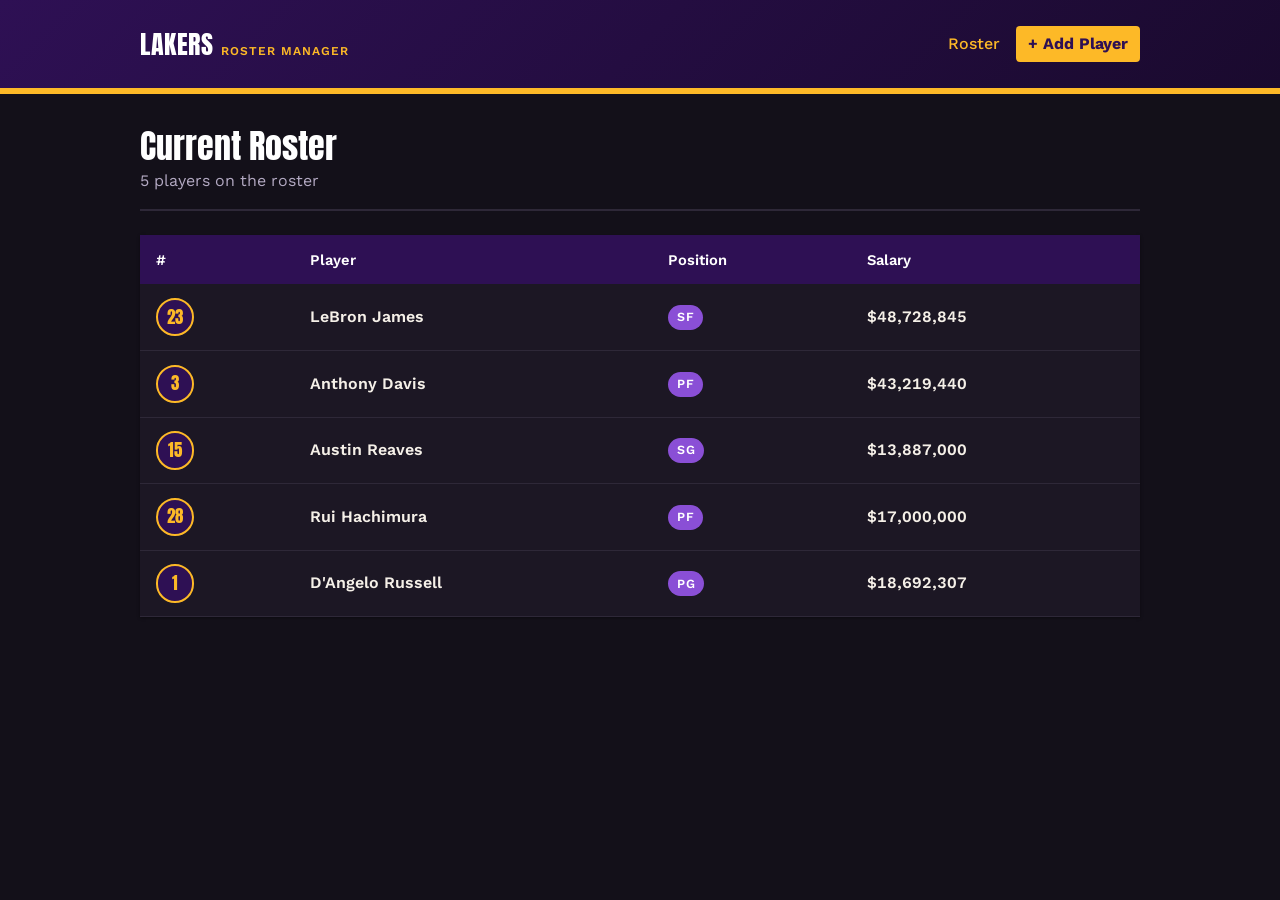
<file: index.html>
<!doctype html>
<html lang="en" data-bs-theme="dark">
  <head>
    <meta charset="UTF-8" />
    <meta name="viewport" content="width=device-width, initial-scale=1.0" />
    <title>Lakers Roster Manager</title>
    <link
      href="https://cdn.jsdelivr.net/npm/bootstrap@5.3.3/dist/css/bootstrap.min.css"
      rel="stylesheet"
    />
    <link
      href="https://fonts.googleapis.com/css2?family=Anton&family=Work+Sans:wght@400;500;600;700&display=swap"
      rel="stylesheet"
    />
    <link rel="stylesheet" href="my.css" />
  </head>
  <body>
    <header class="court-header">
      <nav class="navbar">
        <div
          class="container page-shell d-flex align-items-center justify-content-between flex-wrap"
          style="padding-top: 0.75rem; padding-bottom: 0.75rem; row-gap: 0.5rem"
        >
          <a class="navbar-brand" href="index.html"
            >LAKERS <span class="brand-sub">ROSTER MANAGER</span></a
          >
          <ul
            class="navbar-nav d-flex flex-row align-items-center gap-2 gap-md-3 mb-0"
          >
            <li class="nav-item">
              <a class="nav-link active" href="index.html">Roster</a>
            </li>
            <li class="nav-item">
              <a class="btn btn-add" href="add.html">+ Add Player</a>
            </li>
          </ul>
        </div>
      </nav>
    </header>

    <main class="page-shell">
      <div class="page-heading">
        <div>
          <h1>Current Roster</h1>
          <p id="rosterCount">Loading players…</p>
        </div>
      </div>

      <!-- Desktop table -->
      <table class="roster-table" id="rosterTable">
        <thead>
          <tr>
            <th>#</th>
            <th>Player</th>
            <th>Position</th>
            <th>Salary</th>
          </tr>
        </thead>
        <tbody id="rosterTableBody"></tbody>
      </table>

      <!-- Mobile cards -->
      <div class="roster-cards" id="rosterCards"></div>

      <div class="empty-state d-none" id="emptyState">
        <p class="mb-2">No players on the roster yet.</p>
        <a href="add.html" class="btn-court-primary btn"
          >Add your first player</a
        >
      </div>
    </main>

    <script src="https://cdn.jsdelivr.net/npm/bootstrap@5.3.3/dist/js/bootstrap.bundle.min.js"></script>
    <script>
      const STORAGE_KEY = "lakersRoster";

      const SEED_PLAYERS = [
        {
          id: 1,
          name: "LeBron James",
          number: 23,
          position: "SF",
          height: "6'9\"",
          age: 40,
          salary: 48728845,
          college: "St. Vincent-St. Mary HS",
        },
        {
          id: 2,
          name: "Anthony Davis",
          number: 3,
          position: "PF",
          height: "6'10\"",
          age: 32,
          salary: 43219440,
          college: "Kentucky",
        },
        {
          id: 3,
          name: "Austin Reaves",
          number: 15,
          position: "SG",
          height: "6'5\"",
          age: 27,
          salary: 13887000,
          college: "Oklahoma",
        },
        {
          id: 4,
          name: "Rui Hachimura",
          number: 28,
          position: "PF",
          height: "6'8\"",
          age: 27,
          salary: 17000000,
          college: "Gonzaga",
        },
        {
          id: 5,
          name: "D'Angelo Russell",
          number: 1,
          position: "PG",
          height: "6'4\"",
          age: 29,
          salary: 18692307,
          college: "Ohio State",
        },
      ];

      function loadPlayers() {
        const raw = localStorage.getItem(STORAGE_KEY);
        if (!raw) {
          localStorage.setItem(STORAGE_KEY, JSON.stringify(SEED_PLAYERS));
          return [...SEED_PLAYERS];
        }
        try {
          return JSON.parse(raw);
        } catch (e) {
          localStorage.setItem(STORAGE_KEY, JSON.stringify(SEED_PLAYERS));
          return [...SEED_PLAYERS];
        }
      }

      function savePlayers(players) {
        localStorage.setItem(STORAGE_KEY, JSON.stringify(players));
      }

      function getPlayerById(id) {
        const players = loadPlayers();
        return players.find((p) => String(p.id) === String(id));
      }

      function addPlayer(player) {
        const players = loadPlayers();
        const nextId =
          players.length > 0 ? Math.max(...players.map((p) => p.id)) + 1 : 1;
        player.id = nextId;
        players.push(player);
        savePlayers(players);
        return player;
      }

      function updatePlayer(id, updated) {
        const players = loadPlayers();
        const index = players.findIndex((p) => String(p.id) === String(id));
        if (index === -1) return null;
        players[index] = {
          ...players[index],
          ...updated,
          id: players[index].id,
        };
        savePlayers(players);
        return players[index];
      }

      function deletePlayer(id) {
        const players = loadPlayers();
        const filtered = players.filter((p) => String(p.id) !== String(id));
        savePlayers(filtered);
      }

      function formatSalary(amount) {
        return "$" + Number(amount).toLocaleString("en-US");
      }

      function getQueryParam(name) {
        const params = new URLSearchParams(window.location.search);
        return params.get(name);
      }
    </script>
    <script>
      function renderRoster() {
        const players = loadPlayers();
        const tbody = document.getElementById("rosterTableBody");
        const cardsWrap = document.getElementById("rosterCards");
        const countLabel = document.getElementById("rosterCount");
        const emptyState = document.getElementById("emptyState");
        const table = document.getElementById("rosterTable");

        tbody.innerHTML = "";
        cardsWrap.innerHTML = "";

        if (players.length === 0) {
          emptyState.classList.remove("d-none");
          table.classList.add("d-none");
          countLabel.textContent = "0 players on the roster";
          return;
        }

        emptyState.classList.add("d-none");
        countLabel.textContent = `${players.length} player${players.length === 1 ? "" : "s"} on the roster`;

        players.forEach((p) => {
          // Desktop row
          const tr = document.createElement("tr");
          tr.innerHTML = `
        <td><span class="jersey-badge">${p.number}</span></td>
        <td><span class="player-name">${p.name}</span></td>
        <td><span class="pos-tag">${p.position}</span></td>
        <td class="salary-cell">${formatSalary(p.salary)}</td>
      `;
          tr.addEventListener("click", () => {
            window.location.href = `view.html?id=${p.id}`;
          });
          tbody.appendChild(tr);

          // Mobile card
          const card = document.createElement("div");
          card.className = "roster-card";
          card.innerHTML = `
        <span class="jersey-badge">${p.number}</span>
        <div class="info">
          <span class="player-name">${p.name}</span>
          <div class="meta">${p.position} &middot; ${formatSalary(p.salary)}</div>
        </div>
      `;
          card.addEventListener("click", () => {
            window.location.href = `view.html?id=${p.id}`;
          });
          cardsWrap.appendChild(card);
        });
      }

      renderRoster();
    </script>
  </body>
</html>
</file>
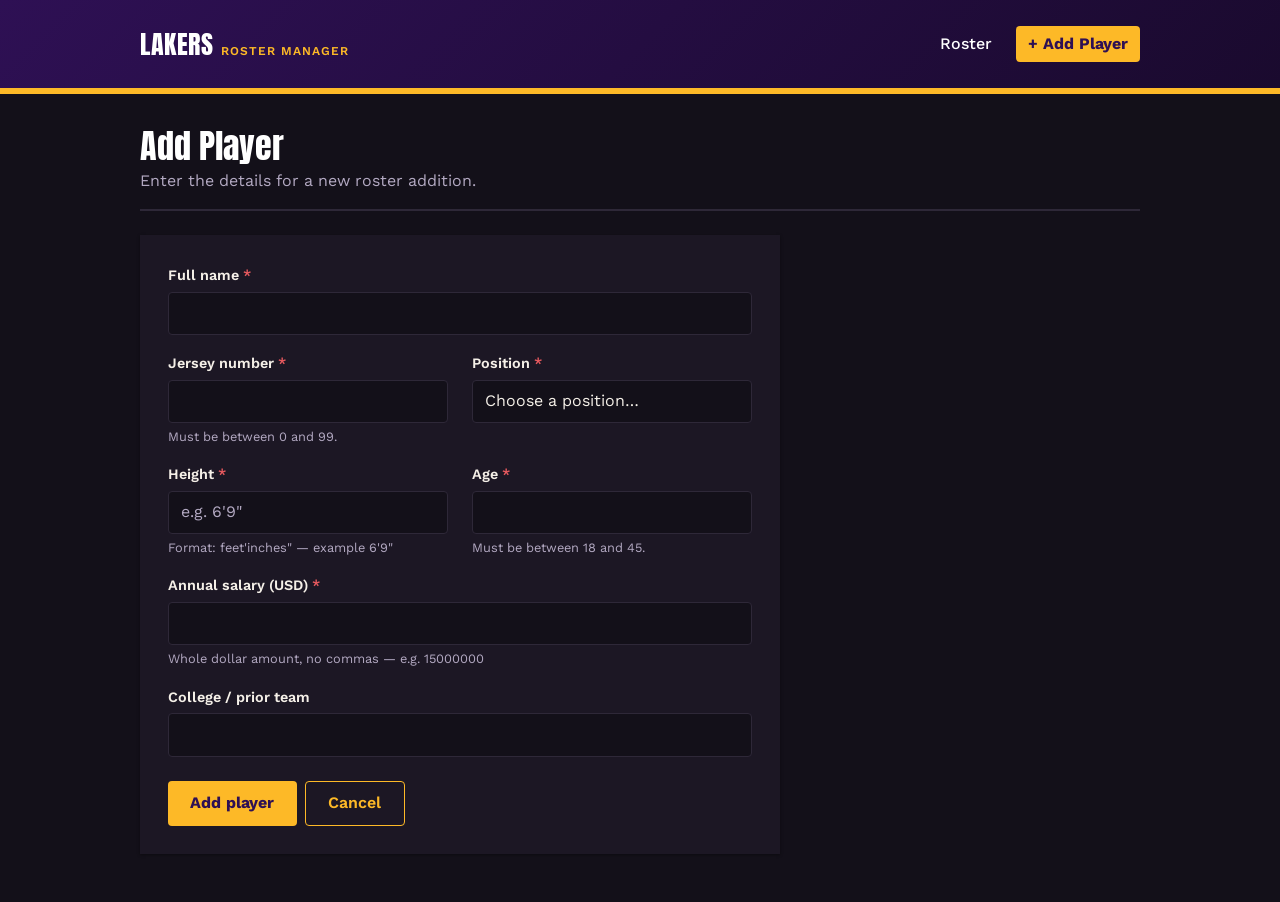
<file: add.html>
<!doctype html>
<html lang="en" data-bs-theme="dark">
  <head>
    <meta charset="UTF-8" />
    <meta name="viewport" content="width=device-width, initial-scale=1.0" />
    <title>Add Player — Lakers Roster Manager</title>
    <link
      href="https://cdn.jsdelivr.net/npm/bootstrap@5.3.3/dist/css/bootstrap.min.css"
      rel="stylesheet"
    />
    <link
      href="https://fonts.googleapis.com/css2?family=Anton&family=Work+Sans:wght@400;500;600;700&display=swap"
      rel="stylesheet"
    />
    <link rel="stylesheet" href="my.css" />
  </head>
  <body>
    <header class="court-header">
      <nav class="navbar navbar-expand-md">
        <div
          class="container page-shell"
          style="padding-top: 0.75rem; padding-bottom: 0.75rem"
        >
          <a class="navbar-brand" href="index.html"
            >LAKERS <span class="brand-sub">ROSTER MANAGER</span></a
          >
          <button
            class="navbar-toggler"
            type="button"
            data-bs-toggle="collapse"
            data-bs-target="#navContent"
            style="border-color: rgba(255, 255, 255, 0.4)"
          >
            <span class="navbar-toggler-icon"></span>
          </button>
          <div
            class="collapse navbar-collapse justify-content-end"
            id="navContent"
          >
            <ul class="navbar-nav align-items-md-center gap-md-3">
              <li class="nav-item">
                <a class="nav-link" href="index.html">Roster</a>
              </li>
              <li class="nav-item mt-2 mt-md-0">
                <a class="btn btn-add" href="add.html">+ Add Player</a>
              </li>
            </ul>
          </div>
        </div>
      </nav>
    </header>

    <main class="page-shell">
      <div class="page-heading">
        <div>
          <h1>Add Player</h1>
          <p>Enter the details for a new roster addition.</p>
        </div>
      </div>

      <form class="roster-form" id="addForm" novalidate>
        <div class="mb-3">
          <label for="name"
            >Full name <span class="required-mark">*</span></label
          >
          <input
            type="text"
            class="form-control"
            id="name"
            required
            minlength="2"
            maxlength="40"
          />
          <div class="invalid-feedback">
            Enter a name that's at least 2 characters long.
          </div>
        </div>

        <div class="row">
          <div class="col-sm-6 mb-3">
            <label for="number"
              >Jersey number <span class="required-mark">*</span></label
            >
            <input
              type="number"
              class="form-control"
              id="number"
              required
              min="0"
              max="99"
            />
            <div class="form-text">Must be between 0 and 99.</div>
            <div class="invalid-feedback">
              Enter a jersey number between 0 and 99.
            </div>
          </div>
          <div class="col-sm-6 mb-3">
            <label for="position"
              >Position <span class="required-mark">*</span></label
            >
            <select class="form-select" id="position" required>
              <option value="" selected disabled>Choose a position…</option>
              <option value="PG">Point Guard (PG)</option>
              <option value="SG">Shooting Guard (SG)</option>
              <option value="SF">Small Forward (SF)</option>
              <option value="PF">Power Forward (PF)</option>
              <option value="C">Center (C)</option>
            </select>
            <div class="invalid-feedback">Select a position.</div>
          </div>
        </div>

        <div class="row">
          <div class="col-sm-6 mb-3">
            <label for="height"
              >Height <span class="required-mark">*</span></label
            >
            <input
              type="text"
              class="form-control"
              id="height"
              required
              placeholder="e.g. 6'9&quot;"
              pattern="^\d'\d{1,2}&quot;$"
            />
            <div class="form-text">Format: feet'inches" — example 6'9"</div>
            <div class="invalid-feedback">
              Use the format 6'9" (feet, apostrophe, inches, quote).
            </div>
          </div>
          <div class="col-sm-6 mb-3">
            <label for="age">Age <span class="required-mark">*</span></label>
            <input
              type="number"
              class="form-control"
              id="age"
              required
              min="18"
              max="45"
            />
            <div class="form-text">Must be between 18 and 45.</div>
            <div class="invalid-feedback">Enter an age between 18 and 45.</div>
          </div>
        </div>

        <div class="mb-3">
          <label for="salary"
            >Annual salary (USD) <span class="required-mark">*</span></label
          >
          <input
            type="number"
            class="form-control"
            id="salary"
            required
            min="1"
          />
          <div class="form-text">
            Whole dollar amount, no commas — e.g. 15000000
          </div>
          <div class="invalid-feedback">Enter a salary greater than $0.</div>
        </div>

        <div class="mb-4">
          <label for="college">College / prior team</label>
          <input type="text" class="form-control" id="college" maxlength="40" />
        </div>

        <div class="d-flex gap-2">
          <button type="submit" class="btn-court-primary btn">
            Add player
          </button>
          <a href="index.html" class="btn-court-outline btn">Cancel</a>
        </div>
      </form>
    </main>

    <script src="https://cdn.jsdelivr.net/npm/bootstrap@5.3.3/dist/js/bootstrap.bundle.min.js"></script>
    <script>
      const STORAGE_KEY = "lakersRoster";

      const SEED_PLAYERS = [
        {
          id: 1,
          name: "LeBron James",
          number: 23,
          position: "SF",
          height: "6'9\"",
          age: 40,
          salary: 48728845,
          college: "St. Vincent-St. Mary HS",
        },
        {
          id: 2,
          name: "Anthony Davis",
          number: 3,
          position: "PF",
          height: "6'10\"",
          age: 32,
          salary: 43219440,
          college: "Kentucky",
        },
        {
          id: 3,
          name: "Austin Reaves",
          number: 15,
          position: "SG",
          height: "6'5\"",
          age: 27,
          salary: 13887000,
          college: "Oklahoma",
        },
        {
          id: 4,
          name: "Rui Hachimura",
          number: 28,
          position: "PF",
          height: "6'8\"",
          age: 27,
          salary: 17000000,
          college: "Gonzaga",
        },
        {
          id: 5,
          name: "D'Angelo Russell",
          number: 1,
          position: "PG",
          height: "6'4\"",
          age: 29,
          salary: 18692307,
          college: "Ohio State",
        },
      ];

      function loadPlayers() {
        const raw = localStorage.getItem(STORAGE_KEY);
        if (!raw) {
          localStorage.setItem(STORAGE_KEY, JSON.stringify(SEED_PLAYERS));
          return [...SEED_PLAYERS];
        }
        try {
          return JSON.parse(raw);
        } catch (e) {
          localStorage.setItem(STORAGE_KEY, JSON.stringify(SEED_PLAYERS));
          return [...SEED_PLAYERS];
        }
      }

      function savePlayers(players) {
        localStorage.setItem(STORAGE_KEY, JSON.stringify(players));
      }

      function getPlayerById(id) {
        const players = loadPlayers();
        return players.find((p) => String(p.id) === String(id));
      }

      function addPlayer(player) {
        const players = loadPlayers();
        const nextId =
          players.length > 0 ? Math.max(...players.map((p) => p.id)) + 1 : 1;
        player.id = nextId;
        players.push(player);
        savePlayers(players);
        return player;
      }

      function updatePlayer(id, updated) {
        const players = loadPlayers();
        const index = players.findIndex((p) => String(p.id) === String(id));
        if (index === -1) return null;
        players[index] = {
          ...players[index],
          ...updated,
          id: players[index].id,
        };
        savePlayers(players);
        return players[index];
      }

      function deletePlayer(id) {
        const players = loadPlayers();
        const filtered = players.filter((p) => String(p.id) !== String(id));
        savePlayers(filtered);
      }

      function formatSalary(amount) {
        return "$" + Number(amount).toLocaleString("en-US");
      }

      function getQueryParam(name) {
        const params = new URLSearchParams(window.location.search);
        return params.get(name);
      }
    </script>
    <script>
      const form = document.getElementById("addForm");

      const heightPattern = /^\d'\d{1,2}"$/;

      function validateField(field, isValid) {
        field.classList.toggle("is-invalid", !isValid);
        field.classList.toggle("is-valid", isValid);
        return isValid;
      }

      form.addEventListener("submit", function (e) {
        e.preventDefault();

        const name = document.getElementById("name");
        const number = document.getElementById("number");
        const position = document.getElementById("position");
        const height = document.getElementById("height");
        const age = document.getElementById("age");
        const salary = document.getElementById("salary");
        const college = document.getElementById("college");

        // Validation 1: name required + minimum length
        const nameValid = name.value.trim().length >= 2;
        validateField(name, nameValid);

        // Validation 2: jersey number required + numeric range 0-99
        const numberValue = Number(number.value);
        const numberValid =
          number.value !== "" && numberValue >= 0 && numberValue <= 99;
        validateField(number, numberValid);

        // Validation 3: position must be selected (not the placeholder)
        const positionValid = position.value !== "";
        validateField(position, positionValid);

        // Validation 4: height must match feet'inches" format
        const heightValid = heightPattern.test(height.value.trim());
        validateField(height, heightValid);

        // Validation 5: age required + numeric range 18-45
        const ageValue = Number(age.value);
        const ageValid = age.value !== "" && ageValue >= 18 && ageValue <= 45;
        validateField(age, ageValid);

        // Validation 6: salary required + must be positive
        const salaryValid = salary.value !== "" && Number(salary.value) > 0;
        validateField(salary, salaryValid);

        const allValid =
          nameValid &&
          numberValid &&
          positionValid &&
          heightValid &&
          ageValid &&
          salaryValid;

        if (!allValid) {
          return;
        }

        addPlayer({
          name: name.value.trim(),
          number: numberValue,
          position: position.value,
          height: height.value.trim(),
          age: ageValue,
          salary: Number(salary.value),
          college: college.value.trim(),
        });

        alert("게시물이 추가됩니다.");
        window.location.href = "index.html";
      });
    </script>
  </body>
</html>
</file>
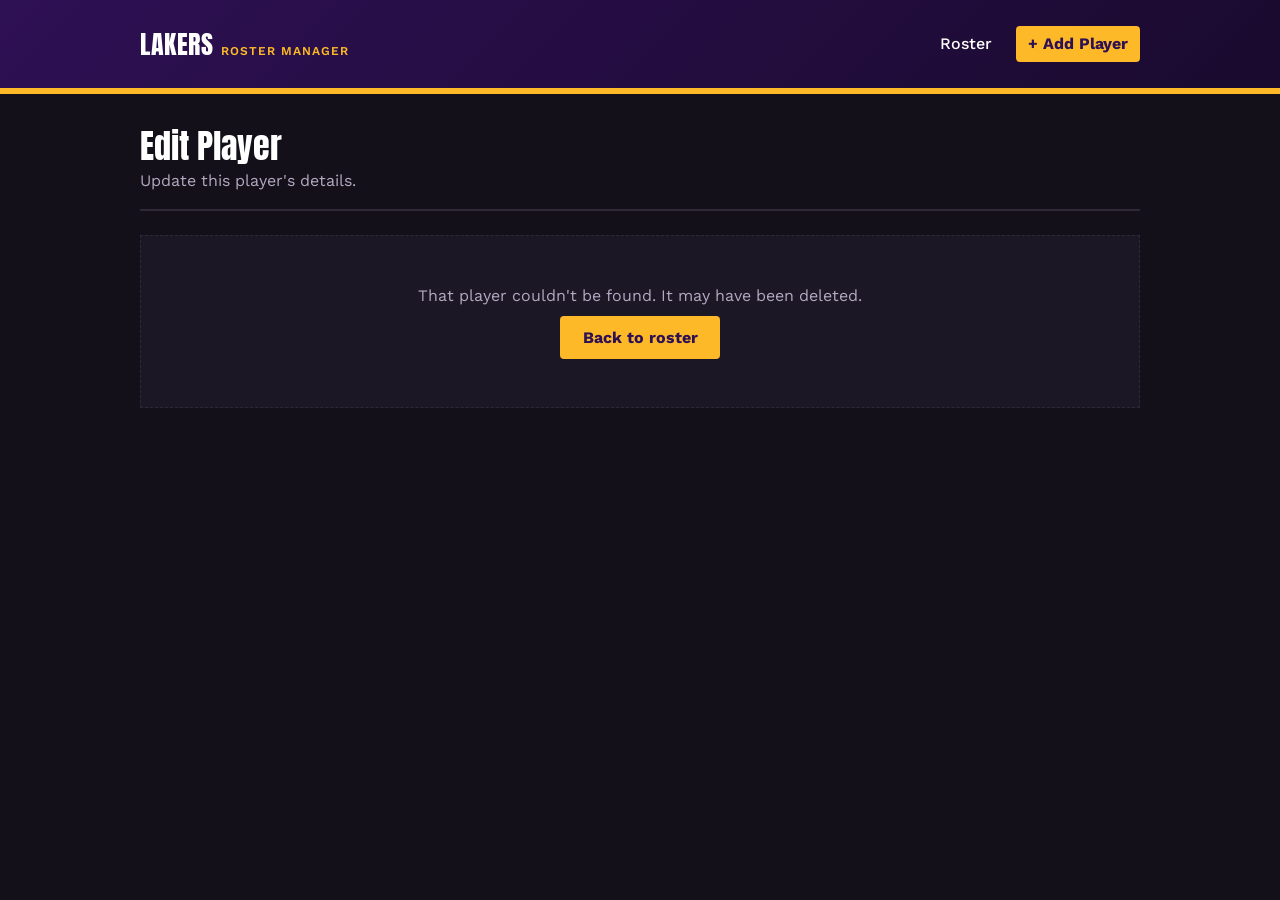
<file: edit.html>
<!doctype html>
<html lang="en" data-bs-theme="dark">
  <head>
    <meta charset="UTF-8" />
    <meta name="viewport" content="width=device-width, initial-scale=1.0" />
    <title>Edit Player — Lakers Roster Manager</title>
    <link
      href="https://cdn.jsdelivr.net/npm/bootstrap@5.3.3/dist/css/bootstrap.min.css"
      rel="stylesheet"
    />
    <link
      href="https://fonts.googleapis.com/css2?family=Anton&family=Work+Sans:wght@400;500;600;700&display=swap"
      rel="stylesheet"
    />
    <link rel="stylesheet" href="my.css" />
  </head>
  <body>
    <header class="court-header">
      <nav class="navbar navbar-expand-md">
        <div
          class="container page-shell"
          style="padding-top: 0.75rem; padding-bottom: 0.75rem"
        >
          <a class="navbar-brand" href="index.html"
            >LAKERS <span class="brand-sub">ROSTER MANAGER</span></a
          >
          <button
            class="navbar-toggler"
            type="button"
            data-bs-toggle="collapse"
            data-bs-target="#navContent"
            style="border-color: rgba(255, 255, 255, 0.4)"
          >
            <span class="navbar-toggler-icon"></span>
          </button>
          <div
            class="collapse navbar-collapse justify-content-end"
            id="navContent"
          >
            <ul class="navbar-nav align-items-md-center gap-md-3">
              <li class="nav-item">
                <a class="nav-link" href="index.html">Roster</a>
              </li>
              <li class="nav-item mt-2 mt-md-0">
                <a class="btn btn-add" href="add.html">+ Add Player</a>
              </li>
            </ul>
          </div>
        </div>
      </nav>
    </header>

    <main class="page-shell">
      <div class="page-heading">
        <div>
          <h1>Edit Player</h1>
          <p id="editSubtitle">Update this player's details.</p>
        </div>
      </div>

      <form class="roster-form" id="editForm" novalidate>
        <div class="mb-3">
          <label for="name"
            >Full name <span class="required-mark">*</span></label
          >
          <input
            type="text"
            class="form-control"
            id="name"
            required
            minlength="2"
            maxlength="40"
          />
          <div class="invalid-feedback">
            Enter a name that's at least 2 characters long.
          </div>
        </div>

        <div class="row">
          <div class="col-sm-6 mb-3">
            <label for="number"
              >Jersey number <span class="required-mark">*</span></label
            >
            <input
              type="number"
              class="form-control"
              id="number"
              required
              min="0"
              max="99"
            />
            <div class="invalid-feedback">
              Enter a jersey number between 0 and 99.
            </div>
          </div>
          <div class="col-sm-6 mb-3">
            <label for="position"
              >Position <span class="required-mark">*</span></label
            >
            <select class="form-select" id="position" required>
              <option value="" disabled>Choose a position…</option>
              <option value="PG">Point Guard (PG)</option>
              <option value="SG">Shooting Guard (SG)</option>
              <option value="SF">Small Forward (SF)</option>
              <option value="PF">Power Forward (PF)</option>
              <option value="C">Center (C)</option>
            </select>
            <div class="invalid-feedback">Select a position.</div>
          </div>
        </div>

        <div class="row">
          <div class="col-sm-6 mb-3">
            <label for="height"
              >Height <span class="required-mark">*</span></label
            >
            <input
              type="text"
              class="form-control"
              id="height"
              required
              placeholder="e.g. 6'9&quot;"
            />
            <div class="form-text">Format: feet'inches" — example 6'9"</div>
            <div class="invalid-feedback">
              Use the format 6'9" (feet, apostrophe, inches, quote).
            </div>
          </div>
          <div class="col-sm-6 mb-3">
            <label for="age">Age <span class="required-mark">*</span></label>
            <input
              type="number"
              class="form-control"
              id="age"
              required
              min="18"
              max="45"
            />
            <div class="invalid-feedback">Enter an age between 18 and 45.</div>
          </div>
        </div>

        <div class="mb-3">
          <label for="salary"
            >Annual salary (USD) <span class="required-mark">*</span></label
          >
          <input
            type="number"
            class="form-control"
            id="salary"
            required
            min="1"
          />
          <div class="invalid-feedback">Enter a salary greater than $0.</div>
        </div>

        <div class="mb-4">
          <label for="college">College / prior team</label>
          <input type="text" class="form-control" id="college" maxlength="40" />
        </div>

        <div class="d-flex gap-2">
          <button type="submit" class="btn-court-primary btn">
            Save changes
          </button>
          <a href="#" id="cancelLink" class="btn-court-outline btn">Cancel</a>
        </div>
      </form>

      <div class="empty-state d-none" id="notFound">
        <p class="mb-2">
          That player couldn't be found. It may have been deleted.
        </p>
        <a href="index.html" class="btn-court-primary btn">Back to roster</a>
      </div>
    </main>

    <script src="https://cdn.jsdelivr.net/npm/bootstrap@5.3.3/dist/js/bootstrap.bundle.min.js"></script>
    <script>
      const STORAGE_KEY = "lakersRoster";

      const SEED_PLAYERS = [
        {
          id: 1,
          name: "LeBron James",
          number: 23,
          position: "SF",
          height: "6'9\"",
          age: 40,
          salary: 48728845,
          college: "St. Vincent-St. Mary HS",
        },
        {
          id: 2,
          name: "Anthony Davis",
          number: 3,
          position: "PF",
          height: "6'10\"",
          age: 32,
          salary: 43219440,
          college: "Kentucky",
        },
        {
          id: 3,
          name: "Austin Reaves",
          number: 15,
          position: "SG",
          height: "6'5\"",
          age: 27,
          salary: 13887000,
          college: "Oklahoma",
        },
        {
          id: 4,
          name: "Rui Hachimura",
          number: 28,
          position: "PF",
          height: "6'8\"",
          age: 27,
          salary: 17000000,
          college: "Gonzaga",
        },
        {
          id: 5,
          name: "D'Angelo Russell",
          number: 1,
          position: "PG",
          height: "6'4\"",
          age: 29,
          salary: 18692307,
          college: "Ohio State",
        },
      ];

      function loadPlayers() {
        const raw = localStorage.getItem(STORAGE_KEY);
        if (!raw) {
          localStorage.setItem(STORAGE_KEY, JSON.stringify(SEED_PLAYERS));
          return [...SEED_PLAYERS];
        }
        try {
          return JSON.parse(raw);
        } catch (e) {
          localStorage.setItem(STORAGE_KEY, JSON.stringify(SEED_PLAYERS));
          return [...SEED_PLAYERS];
        }
      }

      function savePlayers(players) {
        localStorage.setItem(STORAGE_KEY, JSON.stringify(players));
      }

      function getPlayerById(id) {
        const players = loadPlayers();
        return players.find((p) => String(p.id) === String(id));
      }

      function addPlayer(player) {
        const players = loadPlayers();
        const nextId =
          players.length > 0 ? Math.max(...players.map((p) => p.id)) + 1 : 1;
        player.id = nextId;
        players.push(player);
        savePlayers(players);
        return player;
      }

      function updatePlayer(id, updated) {
        const players = loadPlayers();
        const index = players.findIndex((p) => String(p.id) === String(id));
        if (index === -1) return null;
        players[index] = {
          ...players[index],
          ...updated,
          id: players[index].id,
        };
        savePlayers(players);
        return players[index];
      }

      function deletePlayer(id) {
        const players = loadPlayers();
        const filtered = players.filter((p) => String(p.id) !== String(id));
        savePlayers(filtered);
      }

      function formatSalary(amount) {
        return "$" + Number(amount).toLocaleString("en-US");
      }

      function getQueryParam(name) {
        const params = new URLSearchParams(window.location.search);
        return params.get(name);
      }
    </script>
    <script>
      const id = getQueryParam("id");
      const player = id ? getPlayerById(id) : null;
      const form = document.getElementById("editForm");
      const notFound = document.getElementById("notFound");
      const cancelLink = document.getElementById("cancelLink");

      if (!player) {
        form.classList.add("d-none");
        notFound.classList.remove("d-none");
      } else {
        document.getElementById("editSubtitle").textContent =
          `Update ${player.name}'s details.`;
        cancelLink.href = `view.html?id=${player.id}`;

        // Pre-fill the form with the existing record
        document.getElementById("name").value = player.name;
        document.getElementById("number").value = player.number;
        document.getElementById("position").value = player.position;
        document.getElementById("height").value = player.height;
        document.getElementById("age").value = player.age;
        document.getElementById("salary").value = player.salary;
        document.getElementById("college").value = player.college || "";
      }

      const heightPattern = /^\d'\d{1,2}"$/;

      function validateField(field, isValid) {
        field.classList.toggle("is-invalid", !isValid);
        field.classList.toggle("is-valid", isValid);
        return isValid;
      }

      form.addEventListener("submit", function (e) {
        e.preventDefault();

        const name = document.getElementById("name");
        const number = document.getElementById("number");
        const position = document.getElementById("position");
        const height = document.getElementById("height");
        const age = document.getElementById("age");
        const salary = document.getElementById("salary");
        const college = document.getElementById("college");

        // Validation 1: name required + minimum length
        const nameValid = name.value.trim().length >= 2;
        validateField(name, nameValid);

        // Validation 2: jersey number required + numeric range 0-99
        const numberValue = Number(number.value);
        const numberValid =
          number.value !== "" && numberValue >= 0 && numberValue <= 99;
        validateField(number, numberValid);

        // Validation 3: position must be selected
        const positionValid = position.value !== "";
        validateField(position, positionValid);

        // Validation 4: height must match feet'inches" format
        const heightValid = heightPattern.test(height.value.trim());
        validateField(height, heightValid);

        // Validation 5: age required + numeric range 18-45
        const ageValue = Number(age.value);
        const ageValid = age.value !== "" && ageValue >= 18 && ageValue <= 45;
        validateField(age, ageValid);

        // Validation 6: salary required + must be positive
        const salaryValid = salary.value !== "" && Number(salary.value) > 0;
        validateField(salary, salaryValid);

        const allValid =
          nameValid &&
          numberValid &&
          positionValid &&
          heightValid &&
          ageValid &&
          salaryValid;

        if (!allValid) {
          return;
        }

        const confirmed = confirm("게시물을 수정할까요?");
        if (!confirmed) return;

        updatePlayer(player.id, {
          name: name.value.trim(),
          number: numberValue,
          position: position.value,
          height: height.value.trim(),
          age: ageValue,
          salary: Number(salary.value),
          college: college.value.trim(),
        });

        window.location.href = `view.html?id=${player.id}`;
      });
    </script>
  </body>
</html>
</file>
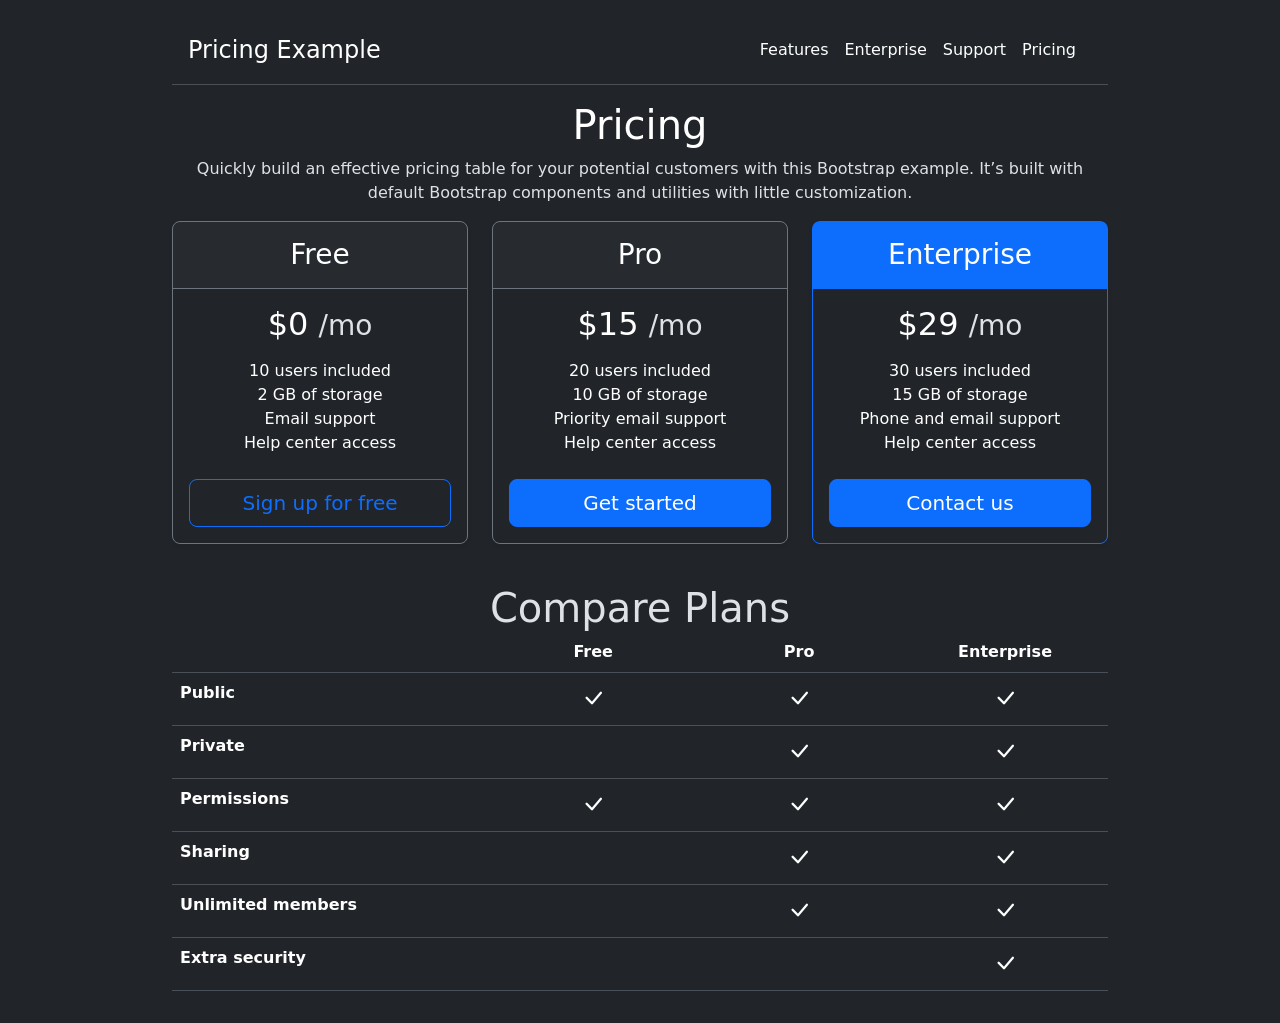
<file: example.html>
<!doctype html>
<html lang="en" data-bs-theme="dark">
  <head>
    <meta charset="UTF-8" />
    <meta name="viewport" content="width=device-width, initial-scale=1.0" />
    <link
      href="https://cdn.jsdelivr.net/npm/bootstrap@5.3.8/dist/css/bootstrap.min.css"
      rel="stylesheet"
      integrity="sha384-sRIl4kxILFvY47J16cr9ZwB07vP4J8+LH7qKQnuqkuIAvNWLzeN8tE5YBujZqJLB"
      crossorigin="anonymous"
    />
    <link
      rel="stylesheet"
      href="https://cdn.jsdelivr.net/npm/bootstrap-icons@1.11.3/font/bootstrap-icons.css"
    />
    <title>Document</title>

    <style>
      .nav-link {
        color: white;
        text-decoration: none;
      }
      .container {
        max-width: 960px;
      }
      .text-body-secondary {
        --bs-text-opacity: 1;
        color: var(--bs-body-color) !important;
      }
      table {
        caption-side: bottom;
        border-collapse: collapse;
      }
      .table > :not(caption) > * > * {
        padding: 0.5rem 0.5rem;
        color: var(
          --bs-table-color-state,
          var(--bs-table-color-type, var(--bs-table-color))
        );
        background-color: var(--bs-table-bg);
        border-bottom-width: var(--bs-border-width);
        box-shadow: inset 0 0 0 9999px
          var(
            --bs-table-bg-state,
            var(--bs-table-bg-type, var(--bs-table-accent-bg))
          );
      }
    </style>
  </head>
  <body class="py-3 bg-dark">
    <div class="container">
      <header
        class="d-flex mb-3 flex column flex-md-row align-items-center text-white p-3 navbar-expand-lg border-bottom"
      >
        <span class="fs-4">Pricing Example</span>

        <ul class="navbar-nav d-inline-flex mt-2 mt-md-0 ms-md-auto">
          <li class="nav-item">
            <a
              class="me-3 py-2 link-body-emphasis text-decoration-none text-white"
              href="#"
              >Features</a
            >
          </li>
          <li class="nav-item">
            <a
              class="me-3 py-2 link-body-emphasis text-decoration-none text-white"
              href="#"
              >Enterprise</a
            >
          </li>
          <li class="nav-item">
            <a
              class="me-3 py-2 link-body-emphasis text-decoration-none text-white"
              href="#"
              >Support</a
            >
          </li>
          <li class="nav-item">
            <a
              class="me-3 py-2 link-body-emphasis text-decoration-none text-white"
              href="#"
              >Pricing</a
            >
          </li>
        </ul>
      </header>

      <content class="text-center">
        <h1 class="text-white text-body-primary">Pricing</h1>
        <p class="fs-6 text-body-secondary mb-6">
          Quickly build an effective pricing table for your potential customers
          with this Bootstrap example. It’s built with default Bootstrap
          components and utilities with little customization.
        </p>

        <div class="row row-cols-1 row-cols-md-3 mb-3 text-center">
          <div class="col">
            <div class="card mb-4 rounded-3 shadow-sm bg-dark border-secondary">
              <div class="card-header py-3 text-white border-secondary">
                <h3 class="my-0 fw-normal">Free</h3>
              </div>
              <div class="card-body text-white">
                <h2 class="card-title pricing-card-title">
                  $0 <small class="text-body-secondary fw-light">/mo</small>
                </h2>
                <ul class="list-unstyled mt-3 mb-4">
                  <li>10 users included</li>
                  <li>2 GB of storage</li>
                  <li>Email support</li>
                  <li>Help center access</li>
                </ul>
                <button
                  type="button"
                  class="w-100 btn btn-lg btn-outline-primary"
                >
                  Sign up for free
                </button>
              </div>
            </div>
          </div>
          <div class="col">
            <div class="card mb-4 rounded-3 shadow-sm bg-dark border-secondary">
              <div class="card-header py-3 text-white border-secondary">
                <h3 class="my-0 fw-normal">Pro</h3>
              </div>
              <div class="card-body text-white">
                <h2 class="card-title pricing-card-title">
                  $15 <small class="text-body-secondary fw-light">/mo</small>
                </h2>
                <ul class="list-unstyled mt-3 mb-4">
                  <li>20 users included</li>
                  <li>10 GB of storage</li>
                  <li>Priority email support</li>
                  <li>Help center access</li>
                </ul>
                <button type="button" class="w-100 btn btn-lg btn-primary">
                  Get started
                </button>
              </div>
            </div>
          </div>
          <div class="col">
            <div class="card mb-4 rounded-3 shadow-sm bg-dark border-primary">
              <div
                class="card-header py-3 text-white border-primary bg-primary"
              >
                <h3 class="my-0 fw-normal">Enterprise</h3>
              </div>
              <div class="card-body text-white">
                <h2 class="card-title pricing-card-title">
                  $29 <small class="text-body-secondary fw-light">/mo</small>
                </h2>
                <ul class="list-unstyled mt-3 mb-4">
                  <li>30 users included</li>
                  <li>15 GB of storage</li>
                  <li>Phone and email support</li>
                  <li>Help center access</li>
                </ul>
                <button type="button" class="w-100 btn btn-lg btn-primary">
                  Contact us
                </button>
              </div>
            </div>
          </div>
        </div>
        <div class="display-6">Compare Plans</div>

        <div class="table-responsive">
          <table class="table text-center">
            <thead>
              <tr>
                <th style="width: 34%"></th>
                <th style="width: 22%">Free</th>
                <th style="width: 22%">Pro</th>
                <th style="width: 22%">Enterprise</th>
              </tr>
            </thead>
            <tbody>
              <tr>
                <th scope="row" class="text-start">Public</th>
                <td><i class="bi bi-check-lg fs-4 text-white"></i></td>
                <td><i class="bi bi-check-lg fs-4 text-white"></i></td>
                <td><i class="bi bi-check-lg fs-4 text-white"></i></td>
              </tr>
              <tr>
                <th scope="row" class="text-start">Private</th>
                <td></td>
                <td><i class="bi bi-check-lg fs-4 text-white"></i></td>
                <td><i class="bi bi-check-lg fs-4 text-white"></i></td>
              </tr>
            </tbody>
            <tbody>
              <tr>
                <th scope="row" class="text-start">Permissions</th>
                <td><i class="bi bi-check-lg fs-4 text-white"></i></td>
                <td><i class="bi bi-check-lg fs-4 text-white"></i></td>
                <td><i class="bi bi-check-lg fs-4 text-white"></i></td>
              </tr>
              <tr>
                <th scope="row" class="text-start">Sharing</th>
                <td></td>
                <td><i class="bi bi-check-lg fs-4 text-white"></i></td>
                <td><i class="bi bi-check-lg fs-4 text-white"></i></td>
              </tr>
              <tr>
                <th scope="row" class="text-start">Unlimited members</th>
                <td></td>
                <td><i class="bi bi-check-lg fs-4 text-white"></i></td>
                <td><i class="bi bi-check-lg fs-4 text-white"></i></td>
              </tr>
              <tr>
                <th scope="row" class="text-start">Extra security</th>
                <td></td>
                <td></td>
                <td><i class="bi bi-check-lg fs-4 text-white"></i></td>
              </tr>
            </tbody>
          </table>
        </div>
      </content>
    </div>
  </body>
</html>
</file>
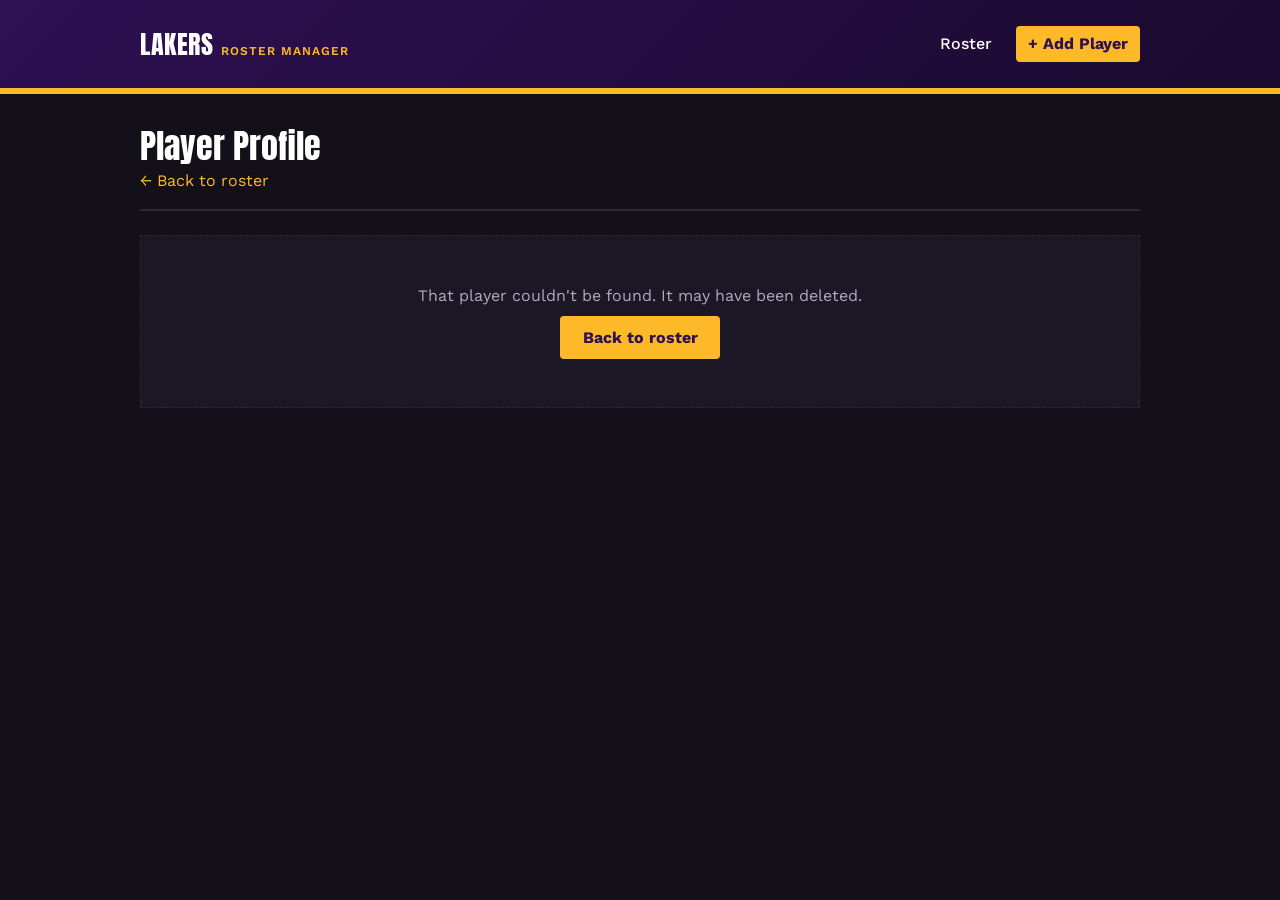
<file: view.html>
<!doctype html>
<html lang="en" data-bs-theme="dark">
  <head>
    <meta charset="UTF-8" />
    <meta name="viewport" content="width=device-width, initial-scale=1.0" />
    <title>Player Profile — Lakers Roster Manager</title>
    <link
      href="https://cdn.jsdelivr.net/npm/bootstrap@5.3.3/dist/css/bootstrap.min.css"
      rel="stylesheet"
    />
    <link
      href="https://fonts.googleapis.com/css2?family=Anton&family=Work+Sans:wght@400;500;600;700&display=swap"
      rel="stylesheet"
    />
    <link rel="stylesheet" href="my.css" />
  </head>
  <body>
    <header class="court-header">
      <nav class="navbar navbar-expand-md">
        <div
          class="container page-shell"
          style="padding-top: 0.75rem; padding-bottom: 0.75rem"
        >
          <a class="navbar-brand" href="index.html"
            >LAKERS <span class="brand-sub">ROSTER MANAGER</span></a
          >
          <button
            class="navbar-toggler"
            type="button"
            data-bs-toggle="collapse"
            data-bs-target="#navContent"
            style="border-color: rgba(255, 255, 255, 0.4)"
          >
            <span class="navbar-toggler-icon"></span>
          </button>
          <div
            class="collapse navbar-collapse justify-content-end"
            id="navContent"
          >
            <ul class="navbar-nav align-items-md-center gap-md-3">
              <li class="nav-item">
                <a class="nav-link" href="index.html">Roster</a>
              </li>
              <li class="nav-item mt-2 mt-md-0">
                <a class="btn btn-add" href="add.html">+ Add Player</a>
              </li>
            </ul>
          </div>
        </div>
      </nav>
    </header>

    <main class="page-shell">
      <div class="page-heading">
        <div>
          <h1>Player Profile</h1>
          <p><a href="index.html">&larr; Back to roster</a></p>
        </div>
      </div>

      <div id="profileWrap"></div>

      <div class="empty-state d-none" id="notFound">
        <p class="mb-2">
          That player couldn't be found. It may have been deleted.
        </p>
        <a href="index.html" class="btn-court-primary btn">Back to roster</a>
      </div>
    </main>

    <script src="https://cdn.jsdelivr.net/npm/bootstrap@5.3.3/dist/js/bootstrap.bundle.min.js"></script>
    <script>
      const STORAGE_KEY = "lakersRoster";

      // Sample data used only the very first time the site loads on a browser.
      const SEED_PLAYERS = [
        {
          id: 1,
          name: "LeBron James",
          number: 23,
          position: "SF",
          height: "6'9\"",
          age: 40,
          salary: 48728845,
          college: "St. Vincent-St. Mary HS",
        },
        {
          id: 2,
          name: "Anthony Davis",
          number: 3,
          position: "PF",
          height: "6'10\"",
          age: 32,
          salary: 43219440,
          college: "Kentucky",
        },
        {
          id: 3,
          name: "Austin Reaves",
          number: 15,
          position: "SG",
          height: "6'5\"",
          age: 27,
          salary: 13887000,
          college: "Oklahoma",
        },
        {
          id: 4,
          name: "Rui Hachimura",
          number: 28,
          position: "PF",
          height: "6'8\"",
          age: 27,
          salary: 17000000,
          college: "Gonzaga",
        },
        {
          id: 5,
          name: "D'Angelo Russell",
          number: 1,
          position: "PG",
          height: "6'4\"",
          age: 29,
          salary: 18692307,
          college: "Ohio State",
        },
      ];

      function loadPlayers() {
        const raw = localStorage.getItem(STORAGE_KEY);
        if (!raw) {
          localStorage.setItem(STORAGE_KEY, JSON.stringify(SEED_PLAYERS));
          return [...SEED_PLAYERS];
        }
        try {
          return JSON.parse(raw);
        } catch (e) {
          localStorage.setItem(STORAGE_KEY, JSON.stringify(SEED_PLAYERS));
          return [...SEED_PLAYERS];
        }
      }

      function savePlayers(players) {
        localStorage.setItem(STORAGE_KEY, JSON.stringify(players));
      }

      function getPlayerById(id) {
        const players = loadPlayers();
        return players.find((p) => String(p.id) === String(id));
      }

      function addPlayer(player) {
        const players = loadPlayers();
        const nextId =
          players.length > 0 ? Math.max(...players.map((p) => p.id)) + 1 : 1;
        player.id = nextId;
        players.push(player);
        savePlayers(players);
        return player;
      }

      function updatePlayer(id, updated) {
        const players = loadPlayers();
        const index = players.findIndex((p) => String(p.id) === String(id));
        if (index === -1) return null;
        players[index] = {
          ...players[index],
          ...updated,
          id: players[index].id,
        };
        savePlayers(players);
        return players[index];
      }

      function deletePlayer(id) {
        const players = loadPlayers();
        const filtered = players.filter((p) => String(p.id) !== String(id));
        savePlayers(filtered);
      }

      function formatSalary(amount) {
        return "$" + Number(amount).toLocaleString("en-US");
      }

      function getQueryParam(name) {
        const params = new URLSearchParams(window.location.search);
        return params.get(name);
      }
    </script>
    <script>
      const id = getQueryParam("id");
      const player = id ? getPlayerById(id) : null;
      const wrap = document.getElementById("profileWrap");
      const notFound = document.getElementById("notFound");

      if (!player) {
        notFound.classList.remove("d-none");
      } else {
        wrap.innerHTML = `
      <div class="player-profile">
        <div class="profile-top">
          <span class="jersey-badge">${player.number}</span>
          <div>
            <h2>${player.name}</h2>
            <span class="pos-tag">${player.position}</span>
          </div>
        </div>
        <div class="detail-grid">
          <div class="detail-item">
            <div class="detail-label">Jersey number</div>
            <div class="detail-value">#${player.number}</div>
          </div>
          <div class="detail-item">
            <div class="detail-label">Position</div>
            <div class="detail-value">${player.position}</div>
          </div>
          <div class="detail-item">
            <div class="detail-label">Height</div>
            <div class="detail-value">${player.height}</div>
          </div>
          <div class="detail-item">
            <div class="detail-label">Age</div>
            <div class="detail-value">${player.age}</div>
          </div>
          <div class="detail-item">
            <div class="detail-label">Annual salary</div>
            <div class="detail-value">${formatSalary(player.salary)}</div>
          </div>
          <div class="detail-item">
            <div class="detail-label">College / prior team</div>
            <div class="detail-value">${player.college || "—"}</div>
          </div>
        </div>
        <div class="profile-actions">
          <a href="edit.html?id=${player.id}" class="btn-court-primary btn">Edit</a>
          <button type="button" class="btn-court-danger btn" id="deleteBtn">Delete</button>
        </div>
      </div>
    `;

        document
          .getElementById("deleteBtn")
          .addEventListener("click", function () {
            const confirmed = confirm(
              `정말 ${player.name} 선수를 삭제하시겠습니까?`,
            );
            if (confirmed) {
              deletePlayer(player.id);
              window.location.href = "index.html";
            }
          });
      }
    </script>
  </body>
</html>
</file>
<file: my.css>
:root {
  --purple: #8a4fd6;
  --purple-dark: #2e1054;
  --purple-soft: #2a2035;
  --gold: #fdb927;
  --gold-deep: #c89b3c;
  --ink: #f5f0e8;
  --paper: #131019;
  --paper-line: #2e2838;
  --card-bg: #1c1724;
  --white: #ffffff;
  --gray-text: #b3a9c2;
  --danger: #e5595e;
  --radius: 4px;
  --font-display: "Anton", "Arial Narrow", sans-serif;
  --font-body: "Work Sans", "Segoe UI", sans-serif;
}

* { box-sizing: border-box; }

body {
  margin: 0;
  font-family: var(--font-body);
  background: var(--paper);
  color: var(--ink);
  padding-bottom: 3rem;
}

a { color: var(--gold); text-decoration: none; }
a:hover { text-decoration: underline; }

/* ---------- Top bar ---------- */
.court-header {
  background: var(--purple-dark);
  background-image: linear-gradient(135deg, var(--purple-dark) 0%, #1a0a2e 100%);
  border-bottom: 6px solid var(--gold);
  padding: 0;
}

.court-header .navbar-brand {
  font-family: var(--font-display);
  letter-spacing: 0.02em;
  font-size: 1.6rem;
  color: var(--white) !important;
  display: flex;
  align-items: baseline;
  gap: 0.5rem;
}

.court-header .navbar-brand .brand-sub {
  font-family: var(--font-body);
  font-size: 0.75rem;
  color: var(--gold);
  font-weight: 600;
  letter-spacing: 0.08em;
}

.court-header .nav-link {
  color: var(--white) !important;
  font-weight: 500;
}

.court-header .nav-link.active,
.court-header .nav-link:hover {
  color: var(--gold) !important;
}

.court-header .btn-add {
  background: var(--gold);
  color: var(--purple-dark);
  font-weight: 700;
  border: none;
  border-radius: var(--radius);
}

.court-header .btn-add:hover {
  background: var(--white);
  color: var(--purple-dark);
}

/* ---------- Page shell ---------- */
.page-shell {
  max-width: 1040px;
  margin: 0 auto;
  padding: 2rem 1.25rem 0;
}

.page-heading {
  display: flex;
  justify-content: space-between;
  align-items: flex-end;
  flex-wrap: wrap;
  gap: 1rem;
  margin-bottom: 1.5rem;
  border-bottom: 2px solid var(--paper-line);
  padding-bottom: 1rem;
}

.page-heading h1 {
  font-family: var(--font-display);
  color: var(--white);
  font-size: 2.1rem;
  margin: 0;
}

.page-heading p {
  margin: 0.15rem 0 0;
  color: var(--gray-text);
}

.page-heading a { color: var(--gold); }

/* ---------- Roster table (desktop) ---------- */
.roster-table {
  width: 100%;
  border-collapse: collapse;
  background: var(--card-bg);
  box-shadow: 0 1px 3px rgba(0, 0, 0, 0.4);
}

.roster-table thead th {
  background: var(--purple-dark);
  color: var(--white);
  text-align: left;
  padding: 0.85rem 1rem;
  font-weight: 600;
  font-size: 0.92rem;
}

.roster-table tbody tr {
  border-bottom: 1px solid var(--paper-line);
  cursor: pointer;
  transition: background-color 0.15s ease;
}

.roster-table tbody tr:hover {
  background: var(--purple-soft);
}

.roster-table td {
  padding: 0.85rem 1rem;
  vertical-align: middle;
  color: var(--ink);
}

.jersey-badge {
  display: inline-flex;
  align-items: center;
  justify-content: center;
  width: 2.4rem;
  height: 2.4rem;
  background: var(--purple-dark);
  color: var(--gold);
  font-family: var(--font-display);
  font-size: 1.05rem;
  border-radius: 50%;
  border: 2px solid var(--gold);
}

.player-name {
  font-weight: 600;
  color: var(--ink);
}

.pos-tag {
  display: inline-block;
  padding: 0.2rem 0.55rem;
  border-radius: 999px;
  background: var(--purple);
  color: var(--white);
  font-size: 0.78rem;
  font-weight: 600;
  letter-spacing: 0.03em;
}

.salary-cell {
  font-variant-numeric: tabular-nums;
  font-weight: 600;
  color: var(--gold);
}

/* ---------- Roster cards (mobile) ---------- */
.roster-cards { display: none; }

.roster-card {
  background: var(--card-bg);
  border: 1px solid var(--paper-line);
  border-left: 5px solid var(--gold);
  border-radius: var(--radius);
  padding: 0.9rem 1rem;
  margin-bottom: 0.75rem;
  display: flex;
  align-items: center;
  gap: 0.9rem;
}

.roster-card .info { flex: 1; min-width: 0; }
.roster-card .player-name { display: block; }
.roster-card .meta {
  font-size: 0.85rem;
  color: var(--gray-text);
  margin-top: 0.15rem;
}

/* ---------- Empty state ---------- */
.empty-state {
  text-align: center;
  padding: 3rem 1rem;
  color: var(--gray-text);
  background: var(--card-bg);
  border: 1px dashed var(--paper-line);
}

/* ---------- Forms ---------- */
.roster-form {
  background: var(--card-bg);
  padding: 1.75rem;
  box-shadow: 0 1px 3px rgba(0, 0, 0, 0.4);
  max-width: 640px;
}

.roster-form label {
  font-weight: 600;
  font-size: 0.9rem;
  color: var(--ink);
  margin-bottom: 0.3rem;
}

.roster-form .required-mark { color: var(--danger); }

.roster-form .form-control,
.roster-form .form-select {
  background: var(--paper);
  color: var(--ink);
  border: 1px solid var(--paper-line);
  border-radius: var(--radius);
  padding: 0.55rem 0.75rem;
}

.roster-form .form-control::placeholder { color: var(--gray-text); }

.roster-form .form-control:focus,
.roster-form .form-select:focus {
  background: var(--paper);
  color: var(--ink);
  border-color: var(--purple);
  box-shadow: 0 0 0 3px var(--purple-soft);
}

.roster-form .form-text {
  font-size: 0.8rem;
  color: var(--gray-text);
}

.invalid-feedback { font-size: 0.82rem; color: var(--danger); }

.btn-court-primary {
  background: var(--gold);
  color: var(--purple-dark);
  border: none;
  font-weight: 700;
  padding: 0.6rem 1.4rem;
  border-radius: var(--radius);
}

.btn-court-primary:hover { background: var(--white); color: var(--purple-dark); }

.btn-court-outline {
  background: transparent;
  color: var(--gold);
  border: 1px solid var(--gold);
  font-weight: 600;
  padding: 0.6rem 1.4rem;
  border-radius: var(--radius);
}

.btn-court-outline:hover { background: var(--purple-soft); color: var(--white); }

.btn-court-danger {
  background: transparent;
  color: var(--danger);
  border: 1px solid var(--danger);
  font-weight: 600;
  padding: 0.6rem 1.4rem;
  border-radius: var(--radius);
}

.btn-court-danger:hover { background: var(--danger); color: var(--white); }

/* ---------- View page ---------- */
.player-profile {
  background: var(--card-bg);
  box-shadow: 0 1px 3px rgba(0, 0, 0, 0.4);
  overflow: hidden;
}

.player-profile .profile-top {
  background: linear-gradient(135deg, var(--purple-dark) 0%, #1a0a2e 100%);
  color: var(--white);
  padding: 1.75rem;
  display: flex;
  align-items: center;
  gap: 1.25rem;
}

.player-profile .profile-top .jersey-badge {
  width: 3.6rem;
  height: 3.6rem;
  font-size: 1.5rem;
}

.player-profile .profile-top h2 {
  font-family: var(--font-display);
  margin: 0;
  font-size: 1.7rem;
}

.player-profile .profile-top .pos-tag {
  background: var(--gold);
  color: var(--purple-dark);
}

.detail-grid {
  display: grid;
  grid-template-columns: repeat(2, 1fr);
  gap: 0;
}

.detail-item {
  padding: 1.1rem 1.75rem;
  border-bottom: 1px solid var(--paper-line);
  border-right: 1px solid var(--paper-line);
}

.detail-item:nth-child(2n) { border-right: none; }

.detail-item .detail-label {
  font-size: 0.78rem;
  color: var(--gray-text);
  font-weight: 600;
  margin-bottom: 0.2rem;
}

.detail-item .detail-value {
  font-size: 1.1rem;
  font-weight: 600;
  color: var(--ink);
}

.profile-actions {
  padding: 1.25rem 1.75rem;
  display: flex;
  gap: 0.75rem;
  background: var(--paper);
}



/* ==========================================================================
   Responsive — Mobile (<= 720px)
   ========================================================================== */
@media (max-width: 720px) {
  .roster-table { display: none; }
  .roster-cards { display: block; }

  .page-shell { padding: 1.25rem 1rem 0; }

  .court-header .navbar-brand { font-size: 1.15rem; gap: 0.3rem; }
  .court-header .brand-sub { font-size: 0.62rem; }
  .court-header .nav-link { font-size: 0.85rem; }
  .court-header .btn-add { font-size: 0.8rem; padding: 0.4rem 0.75rem; }
}
</file>
